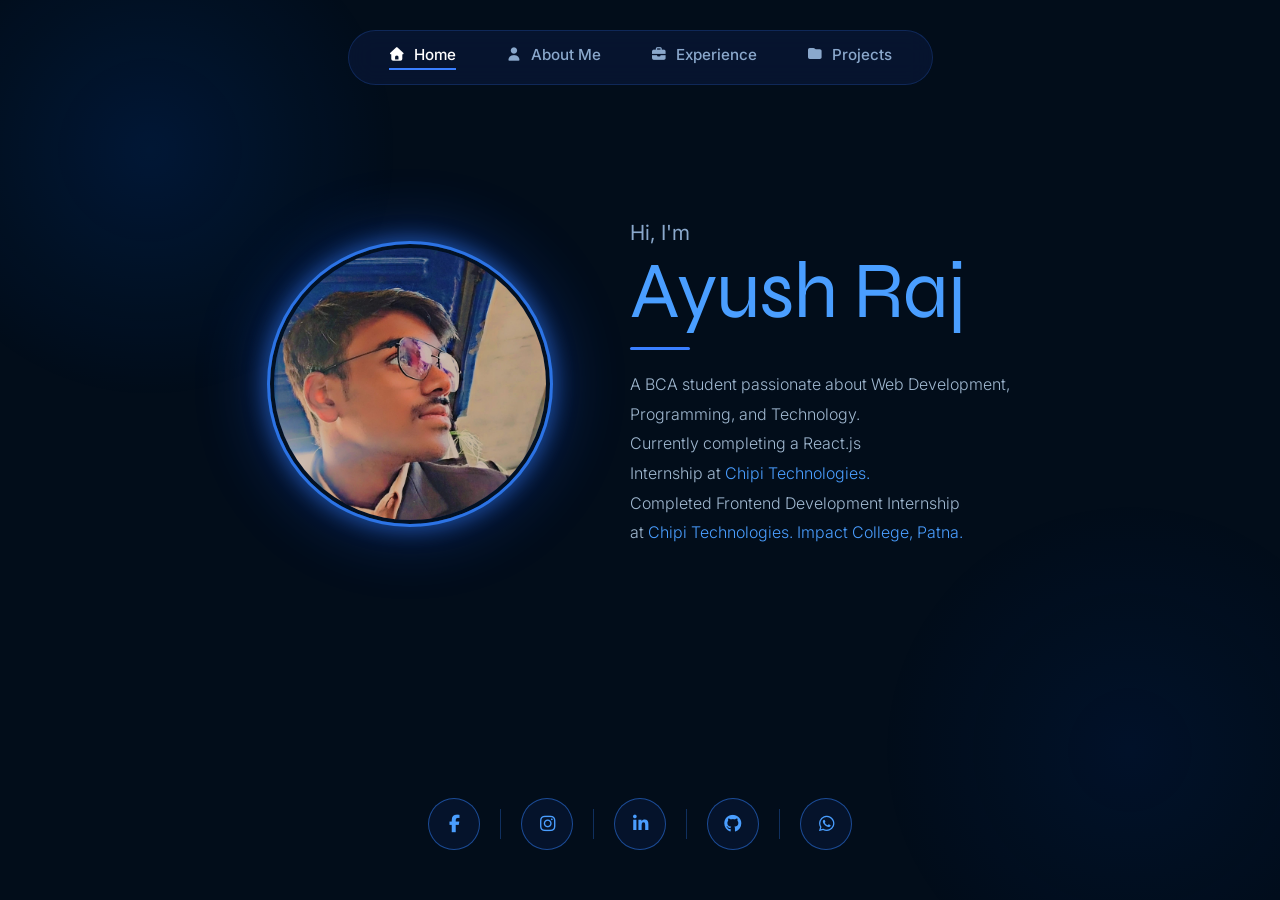
<file: index.html>
<!DOCTYPE html>
<html lang="en">
<head>
    <meta charset="UTF-8">
    <meta name="viewport" content="width=device-width, initial-scale=1.0">
    <title>Anmol | Portfolio</title>
    <link rel="preconnect" href="https://fonts.googleapis.com">
    <link rel="preconnect" href="https://fonts.gstatic.com" crossorigin>
    <link href="https://fonts.googleapis.com/css2?family=Inter:wght@300;400;500;600&family=Syne:wght@700;800&display=swap" rel="stylesheet">
    <link rel="stylesheet" href="./css/all.min.css">
    <link rel="stylesheet" href="./PagesC/style.css">
</head>
<body>

    <nav class="navbar">
        <ul class="nav-links">
            <li><a href="./index.html" class="active"><i class="fas fa-home"></i> Home</a></li>
            <li><a href="./PagesH/about.html"><i class="fas fa-user"></i> About Me</a></li>
            <li><a href="./PagesH/experience.html"><i class="fas fa-briefcase"></i> Experience</a></li>
            <li><a href="./PagesH/projects.html"><i class="fas fa-folder"></i> Projects</a></li>
        </ul>
    </nav>

    <section class="hero" id="home">

        <div class="profile-container">
            <div class="glow-ring">
                <img src="./me.jpeg" alt="Anmol" class="profile-img">
            </div>
        </div>

        <div class="hero-text">
            <p class="greeting">Hi, I'm</p>
            <h1 class="name">Ayush Raj</h1>
            <div class="divider"></div>
            <p class="bio">
                A BCA student passionate about Web Development,<br>
                Programming, and Technology.<br>
                Currently completing a React.js <br>
                Internship at <a href="#" class="highlight">Chipi Technologies.</a><br>
                Completed Frontend Development Internship<br>
                at <a href="#" class="highlight">Chipi Technologies.</a>
                <a href="#" class="highlight">Impact College, Patna.</a>
            </p>
        </div>

    </section>

    <div class="social-bar">
        <div class="social-links">
            <a href="https://www.facebook.com/share/1ESuKWPsv3/" target="_blank" class="social-icon"><i class="fab fa-facebook-f"></i></a>
            <span class="divider-line"></span>
            <a href="https://www.instagram.com/x__ayushraj__x?igsh=MXUxczBocXN3bXp0cg==" target="_blank" class="social-icon"><i class="fab fa-instagram"></i></a>
            <span class="divider-line"></span>
            <a href="https://www.linkedin.com/in/ayush-raj-81bb87325/" target="_blank" class="social-icon"><i class="fab fa-linkedin-in"></i></a>
            <span class="divider-line"></span>
            <a href="https://github.com/D3ath-Walker" target="_blank" class="social-icon"><i class="fab fa-github"></i></a>
            <span class="divider-line"></span>
            <a href="https://wa.me/919102768394" target="_blank" class="social-icon"><i class="fab fa-whatsapp"></i></a>
        </div>
    </div>

    <script>
        document.querySelectorAll('a').forEach(link => {
            link.addEventListener('click', function(e) {
                const href = this.getAttribute('href');

                if (href && !href.startsWith('http') && !href.startsWith('#')) {
                    e.preventDefault();
                    document.body.style.animation = 'fadeOut 0.3s ease forwards';
                    setTimeout(() => {
                        window.location.href = href;
                    }, 300);
                }
            });
        });
    </script>

</body>
</html>
</file>
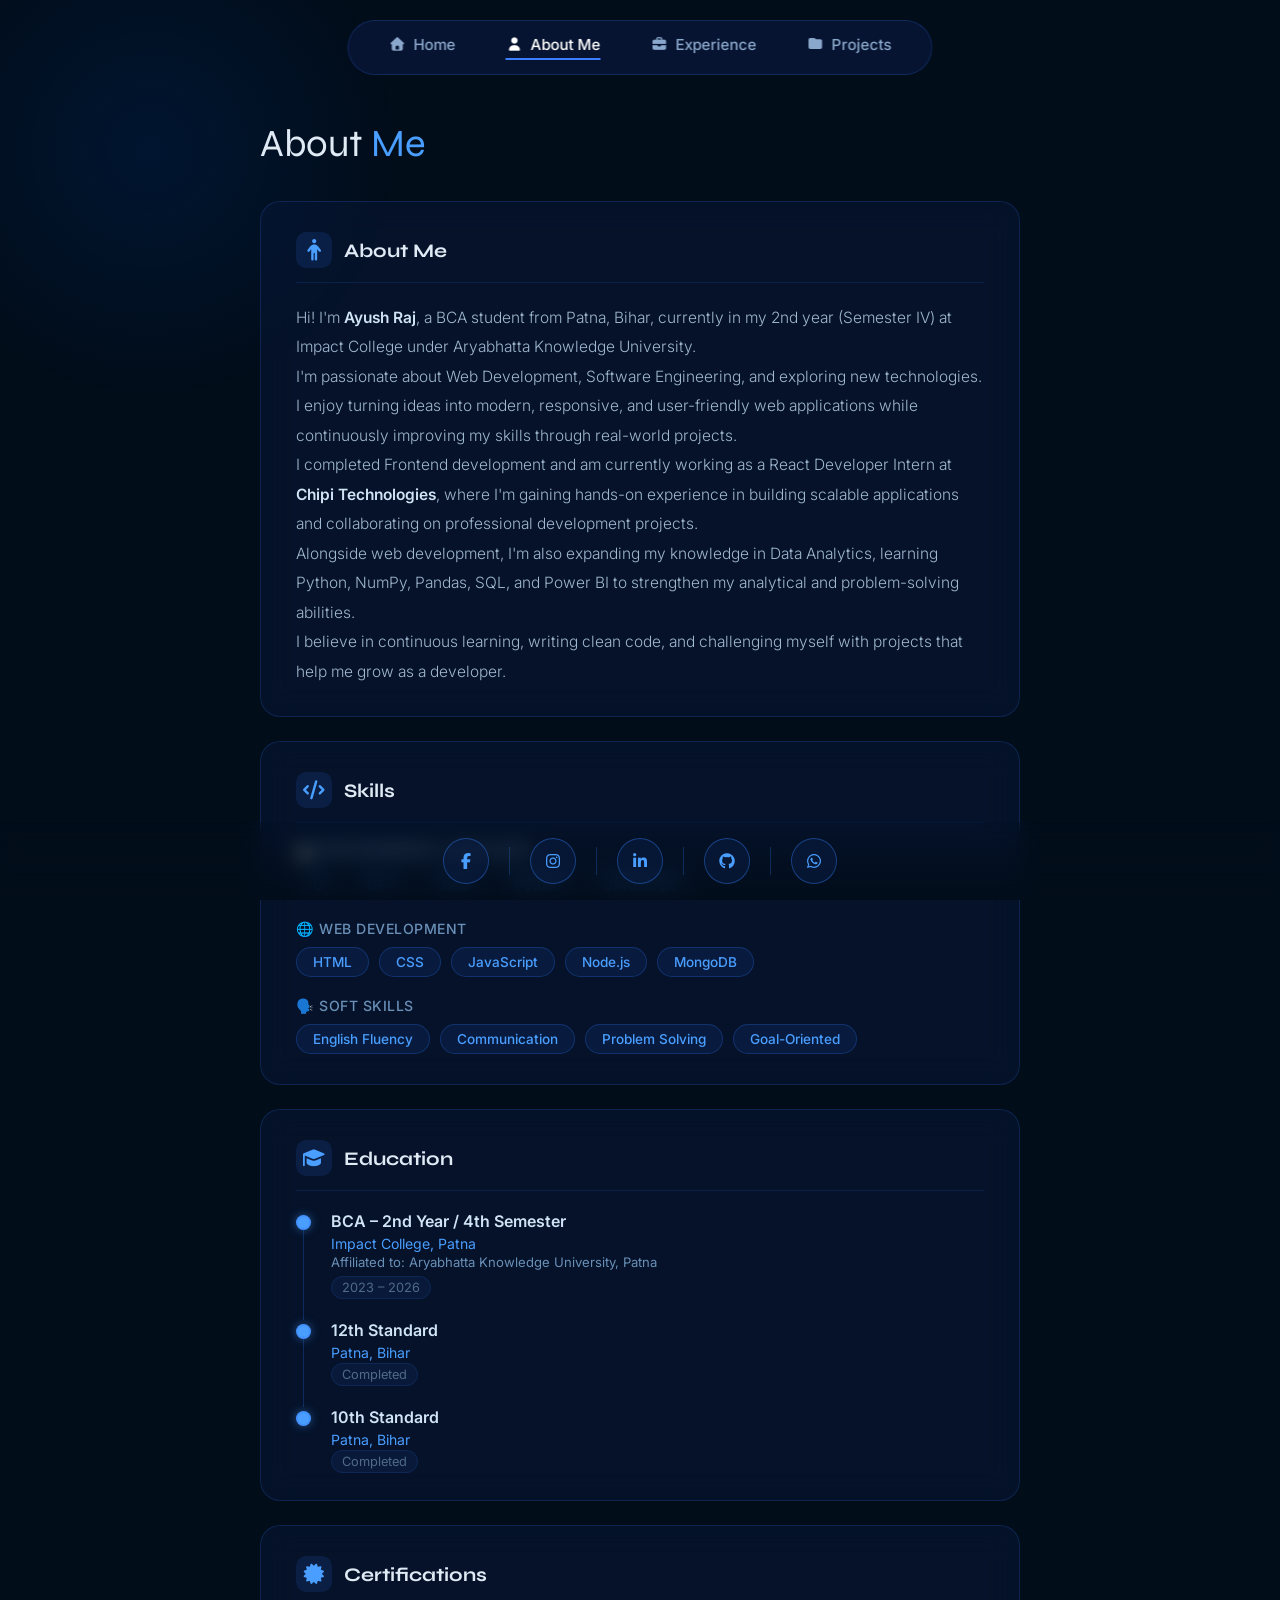
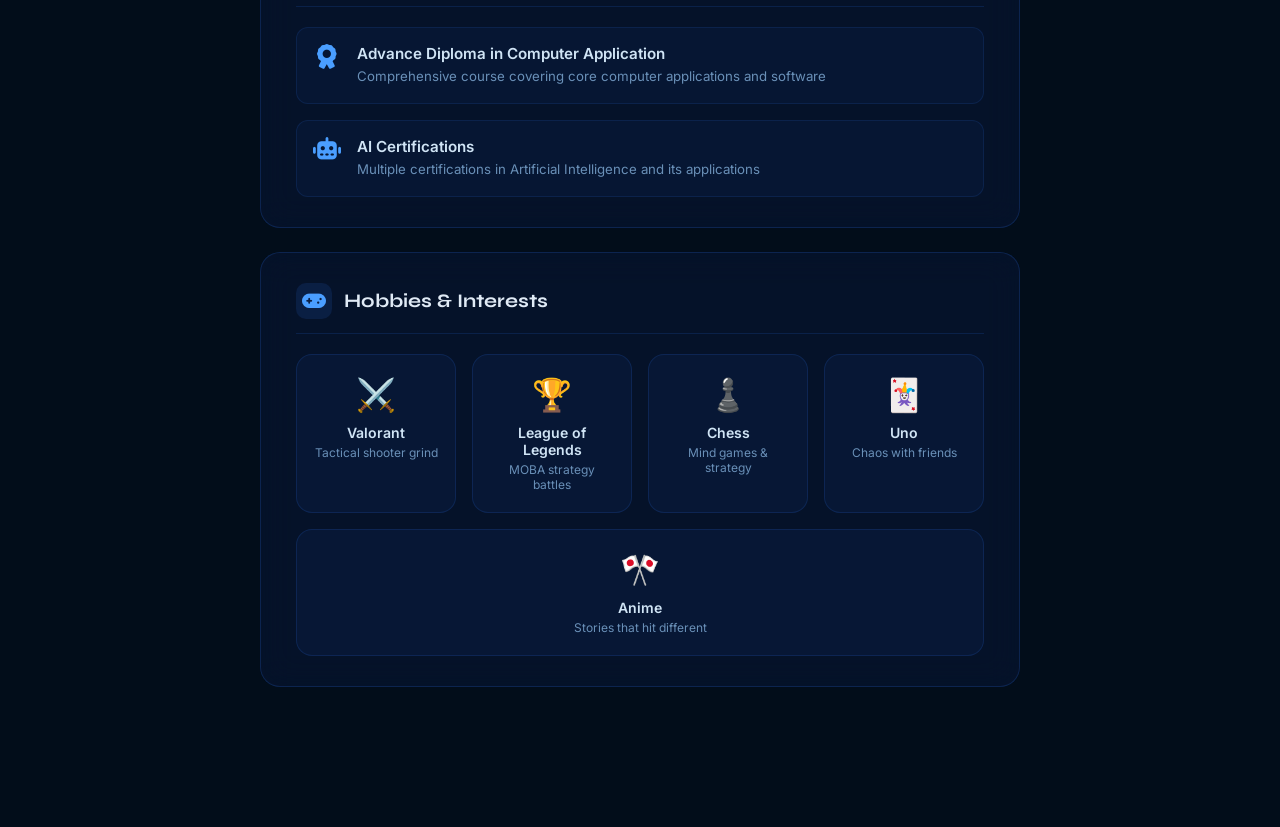
<file: PagesH/about.html>
<!DOCTYPE html>
<html lang="en">
<head>
    <meta charset="UTF-8">
    <meta name="viewport" content="width=device-width, initial-scale=1.0">
    <title>Anmol | About Me</title>
    <link rel="preconnect" href="https://fonts.googleapis.com">
    <link rel="preconnect" href="https://fonts.gstatic.com" crossorigin>
    <link href="https://fonts.googleapis.com/css2?family=Inter:wght@300;400;500;600&family=Syne:wght@700;800&display=swap" rel="stylesheet">
    <link rel="stylesheet" href="../css/all.min.css">
    <link rel="stylesheet" href="../PagesC/about.css">
</head>
<body>

    <nav class="navbar">
        <ul class="nav-links">
            <li><a href="../index.html"><i class="fas fa-home"></i> Home</a></li>
            <li><a href="../PagesH/about.html" class="active"><i class="fas fa-user"></i> About Me</a></li>
            <li><a href="../PagesH/experience.html"><i class="fas fa-briefcase"></i> Experience</a></li>
            <li><a href="../PagesH/projects.html"><i class="fas fa-folder"></i> Projects</a></li>
        </ul>
    </nav>

    <main class="content">

        <h2 class="page-title">About <span>Me</span></h2>

        <div class="glass-box">
            <div class="box-header">
                <i class="fas fa-person"></i>
                <h3>About Me</h3>
            </div>
            <p>
                Hi! I'm <strong>Ayush Raj</strong>, a BCA student from Patna, Bihar, currently in my 2nd year (Semester IV) at Impact College under Aryabhatta Knowledge University.<br>
                I'm passionate about Web Development, Software Engineering, and exploring new technologies.<br>
                I enjoy turning ideas into modern, responsive, and user-friendly web applications while continuously improving my skills through real-world projects.<br>
                I completed Frontend development and am currently working as a React Developer Intern at <strong>Chipi Technologies</strong>, where I'm gaining hands-on experience in building scalable applications and collaborating on professional development projects.<br>
                Alongside web development, I'm also expanding my knowledge in Data Analytics, learning Python, NumPy, Pandas, SQL, and Power BI to strengthen my analytical and problem-solving abilities.<br>
                I believe in continuous learning, writing clean code, and challenging myself with projects that help me grow as a developer.
            </p>
        </div>

        <div class="glass-box">
            <div class="box-header">
                <i class="fas fa-code"></i>
                <h3>Skills</h3>
            </div>
            <div class="skills-grid">
                <div class="skill-category">
                    <h4>💻 Programming Languages</h4>
                    <div class="skill-tags">
                        <span class="tag">C</span>
                        <span class="tag">C++</span>
                        <span class="tag">Java</span>
                        <span class="tag">Python</span>
                        <span class="tag">JavaScript</span>
                    </div>
                </div>
                <div class="skill-category">
                    <h4>🌐 Web Development</h4>
                    <div class="skill-tags">
                        <span class="tag">HTML</span>
                        <span class="tag">CSS</span>
                        <span class="tag">JavaScript</span>
                        <span class="tag">Node.js</span>
                        <span class="tag">MongoDB</span>
                    </div>
                </div>
                <div class="skill-category">
                    <h4>🗣️ Soft Skills</h4>
                    <div class="skill-tags">
                        <span class="tag">English Fluency</span>
                        <span class="tag">Communication</span>
                        <span class="tag">Problem Solving</span>
                        <span class="tag">Goal-Oriented</span>
                    </div>
                </div>
            </div>
        </div>

        <div class="glass-box">
            <div class="box-header">
                <i class="fas fa-graduation-cap"></i>
                <h3>Education</h3>
            </div>
            <div class="timeline">
                <div class="timeline-item">
                    <div class="timeline-dot"></div>
                    <div class="timeline-content">
                        <h4>BCA – 2nd Year / 4th Semester</h4>
                        <p class="inst">Impact College, Patna</p>
                        <p class="sub">Affiliated to: Aryabhatta Knowledge University, Patna</p>
                        <span class="year">2023 – 2026</span>
                    </div>
                </div>
                <div class="timeline-item">
                    <div class="timeline-dot"></div>
                    <div class="timeline-content">
                        <h4>12th Standard</h4>
                        <p class="inst">Patna, Bihar</p>
                        <span class="year">Completed</span>
                    </div>
                </div>
                <div class="timeline-item">
                    <div class="timeline-dot"></div>
                    <div class="timeline-content">
                        <h4>10th Standard</h4>
                        <p class="inst">Patna, Bihar</p>
                        <span class="year">Completed</span>
                    </div>
                </div>
            </div>
        </div>

        <div class="glass-box">
            <div class="box-header">
                <i class="fas fa-certificate"></i>
                <h3>Certifications</h3>
            </div>
            <div class="cert-grid">
                <div class="cert-item">
                    <i class="fas fa-award"></i>
                    <div>
                        <h4>Advance Diploma in Computer Application</h4>
                        <p>Comprehensive course covering core computer applications and software</p>
                    </div>
                </div>
                <div class="cert-item">
                    <i class="fas fa-robot"></i>
                    <div>
                        <h4>AI Certifications</h4>
                        <p>Multiple certifications in Artificial Intelligence and its applications</p>
                    </div>
                </div>
            </div>
        </div>

        <div class="glass-box">
            <div class="box-header">
                <i class="fas fa-gamepad"></i>
                <h3>Hobbies & Interests</h3>
            </div>
            <div class="hobbies-grid">
                <div class="hobby-card">
                    <span class="hobby-icon">⚔️</span>
                    <h4>Valorant</h4>
                    <p>Tactical shooter grind</p>
                </div>
                <div class="hobby-card">
                    <span class="hobby-icon">🏆</span>
                    <h4>League of Legends</h4>
                    <p>MOBA strategy battles</p>
                </div>
                <div class="hobby-card">
                    <span class="hobby-icon">♟️</span>
                    <h4>Chess</h4>
                    <p>Mind games & strategy</p>
                </div>
                <div class="hobby-card">
                    <span class="hobby-icon">🃏</span>
                    <h4>Uno</h4>
                    <p>Chaos with friends</p>
                </div>
                <div class="hobby-card">
                    <span class="hobby-icon">🎌</span>
                    <h4>Anime</h4>
                    <p>Stories that hit different</p>
                </div>
            </div>
        </div>

    </main>

   <div class="social-bar">
        <div class="social-links">
            <a href="https://www.facebook.com/share/1ESuKWPsv3/" target="_blank" class="social-icon"><i class="fab fa-facebook-f"></i></a>
            <span class="divider-line"></span>
            <a href="https://www.instagram.com/x__ayushraj__x?igsh=MXUxczBocXN3bXp0cg==" target="_blank" class="social-icon"><i class="fab fa-instagram"></i></a>
            <span class="divider-line"></span>
            <a href="https://www.linkedin.com/in/ayush-raj-81bb87325/" target="_blank" class="social-icon"><i class="fab fa-linkedin-in"></i></a>
            <span class="divider-line"></span>
            <a href="https://github.com/D3ath-Walker" target="_blank" class="social-icon"><i class="fab fa-github"></i></a>
            <span class="divider-line"></span>
            <a href="https://wa.me/919102768394" target="_blank" class="social-icon"><i class="fab fa-whatsapp"></i></a>
        </div>
    </div>

      <script>
        document.querySelectorAll('a').forEach(link => {
            link.addEventListener('click', function(e) {
                const href = this.getAttribute('href');

                if (href && !href.startsWith('http') && !href.startsWith('#')) {
                    e.preventDefault();
                    document.body.style.animation = 'fadeOut 0.3s ease forwards';
                    setTimeout(() => {
                        window.location.href = href;
                    }, 300);
                }
            });
        });
    </script>

</body>
</html>
</file>
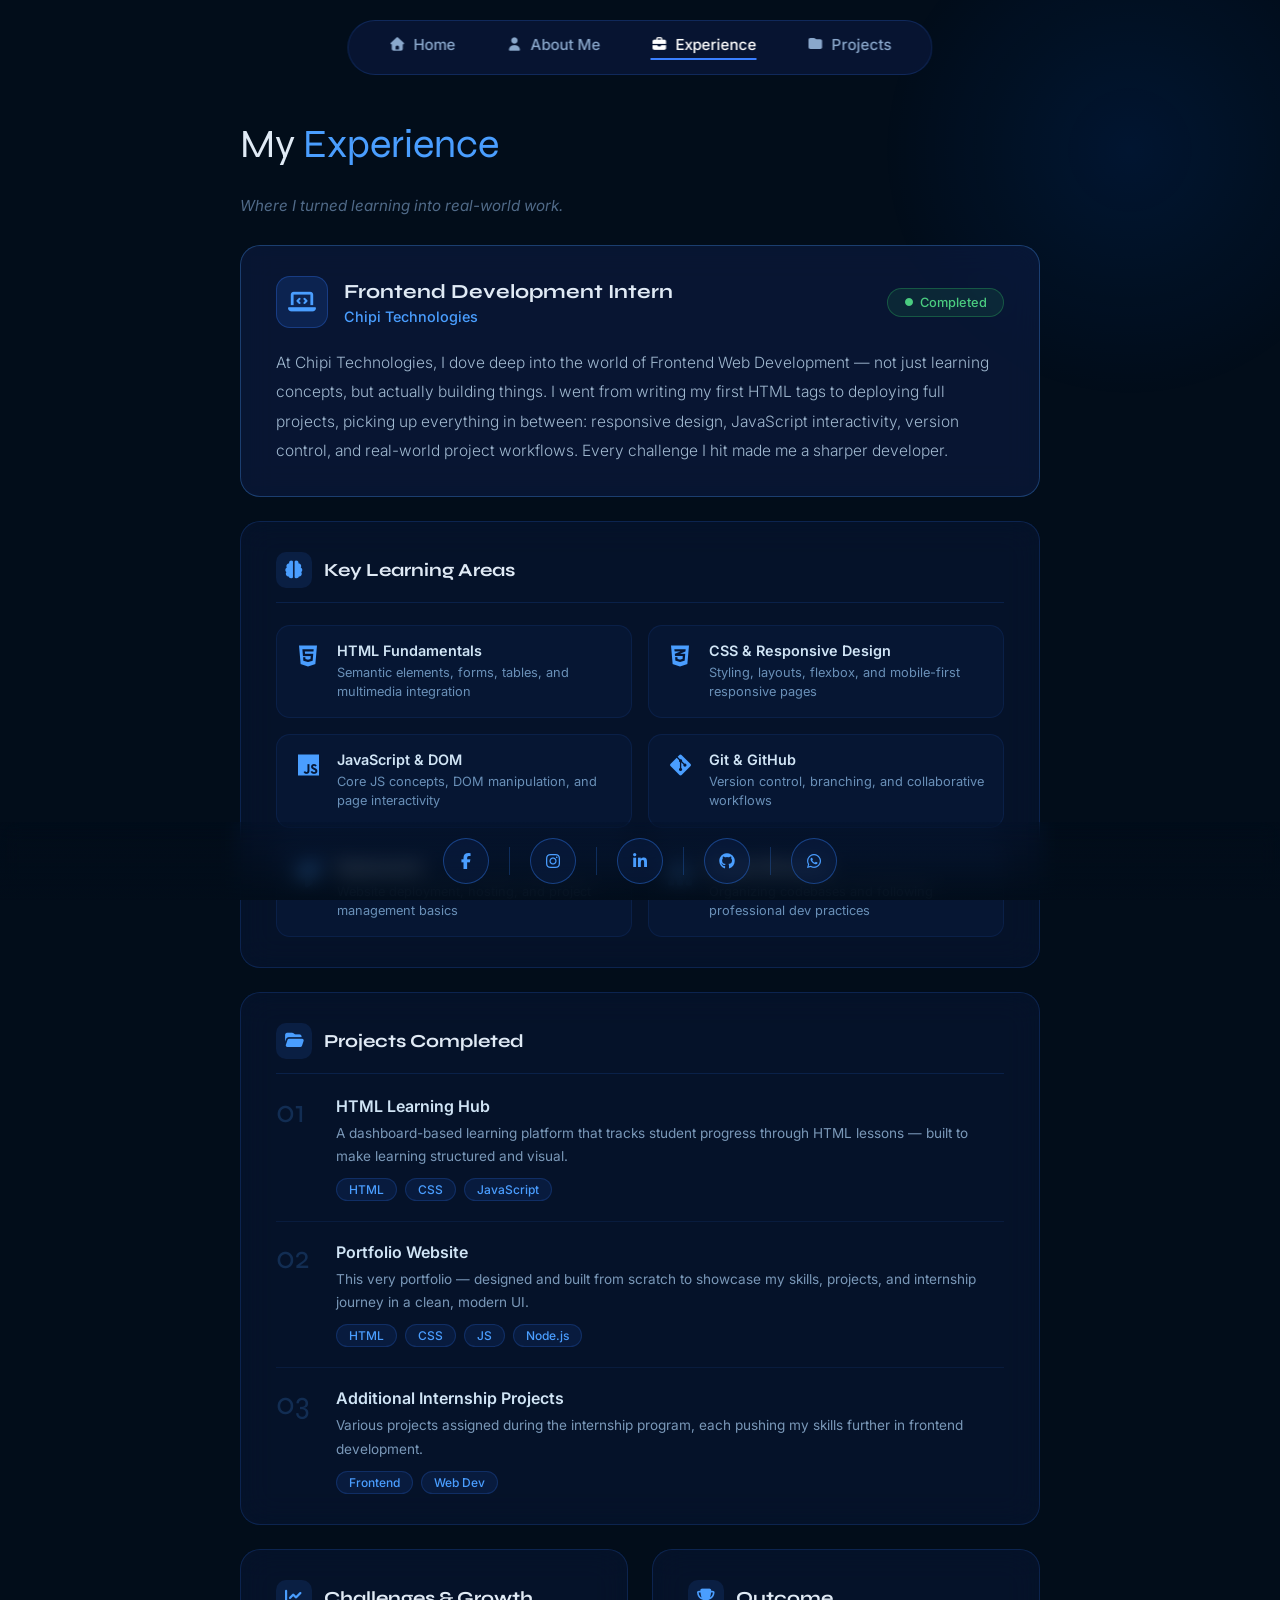
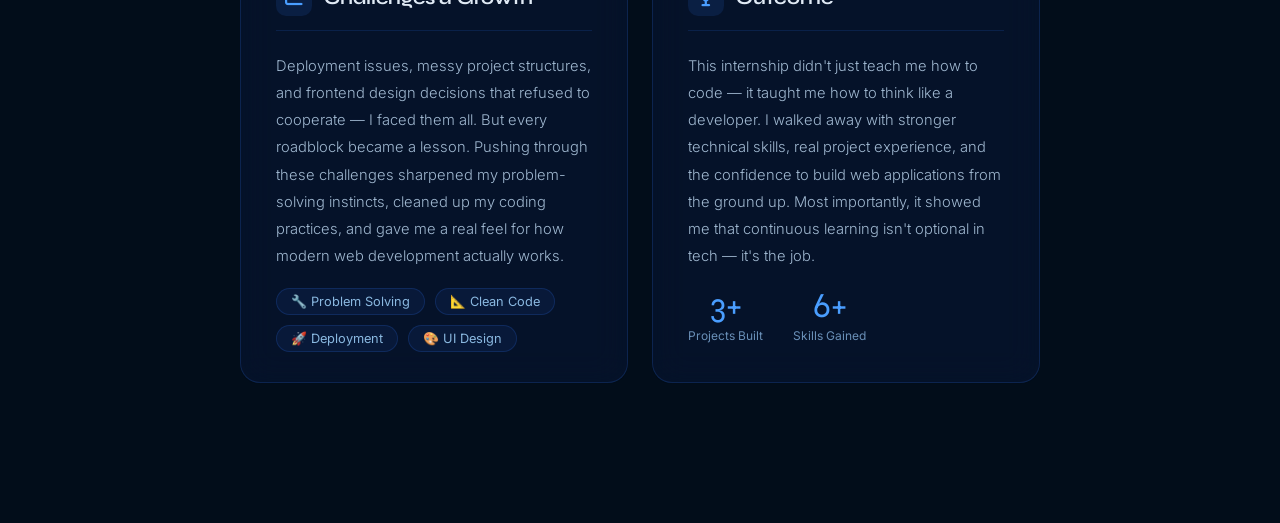
<file: PagesH/experience.html>
<!DOCTYPE html>
<html lang="en">
<head>
    <meta charset="UTF-8">
    <meta name="viewport" content="width=device-width, initial-scale=1.0">
    <title>Anmol | Experience</title>
    <link rel="preconnect" href="https://fonts.googleapis.com">
    <link rel="preconnect" href="https://fonts.gstatic.com" crossorigin>
    <link href="https://fonts.googleapis.com/css2?family=Inter:wght@300;400;500;600&family=Syne:wght@700;800&display=swap" rel="stylesheet">
    <link rel="stylesheet" href="../css/all.min.css">
    <link rel="stylesheet" href="../PagesC/experience.css">
</head>
<body>

    <nav class="navbar">
        <ul class="nav-links">
            <li><a href="../index.html"><i class="fas fa-home"></i> Home</a></li>
            <li><a href="../PagesH/about.html"><i class="fas fa-user"></i> About Me</a></li>
            <li><a href="../PagesH/experience.html" class="active"><i class="fas fa-briefcase"></i> Experience</a></li>
            <li><a href="../PagesH/projects.html"><i class="fas fa-folder"></i> Projects</a></li>
        </ul>
    </nav>

    <main class="content">

        <h2 class="page-title">My <span>Experience</span></h2>
        <p class="page-subtitle">Where I turned learning into real-world work.</p>

        <div class="glass-box main-card">
            <div class="card-top">
                <div class="company-info">
                    <div class="company-icon">
                        <i class="fas fa-laptop-code"></i>
                    </div>
                    <div>
                        <h3 class="role">Frontend Development Intern</h3>
                        <p class="company">Chipi Technologies</p>
                    </div>
                </div>
                <div class="badge">
                    <i class="fas fa-circle"></i> Completed
                </div>
            </div>

            <p class="description">
                At Chipi Technologies, I dove deep into the world of Frontend Web Development — 
                not just learning concepts, but actually building things. I went from writing my 
                first HTML tags to deploying full projects, picking up everything in between: 
                responsive design, JavaScript interactivity, version control, and real-world 
                project workflows. Every challenge I hit made me a sharper developer.
            </p>
        </div>

        <div class="glass-box">
            <div class="box-header">
                <i class="fas fa-brain"></i>
                <h3>Key Learning Areas</h3>
            </div>
            <div class="learnings-grid">
                <div class="learning-item">
                    <i class="fab fa-html5"></i>
                    <div>
                        <h4>HTML Fundamentals</h4>
                        <p>Semantic elements, forms, tables, and multimedia integration</p>
                    </div>
                </div>
                <div class="learning-item">
                    <i class="fab fa-css3-alt"></i>
                    <div>
                        <h4>CSS & Responsive Design</h4>
                        <p>Styling, layouts, flexbox, and mobile-first responsive pages</p>
                    </div>
                </div>
                <div class="learning-item">
                    <i class="fab fa-js"></i>
                    <div>
                        <h4>JavaScript & DOM</h4>
                        <p>Core JS concepts, DOM manipulation, and page interactivity</p>
                    </div>
                </div>
                <div class="learning-item">
                    <i class="fab fa-git-alt"></i>
                    <div>
                        <h4>Git & GitHub</h4>
                        <p>Version control, branching, and collaborative workflows</p>
                    </div>
                </div>
                <div class="learning-item">
                    <i class="fas fa-rocket"></i>
                    <div>
                        <h4>Deployment</h4>
                        <p>Website deployment, hosting, and project management basics</p>
                    </div>
                </div>
                <div class="learning-item">
                    <i class="fas fa-sitemap"></i>
                    <div>
                        <h4>Project Structure</h4>
                        <p>Organizing codebases and following professional dev practices</p>
                    </div>
                </div>
            </div>
        </div>

        <div class="glass-box">
            <div class="box-header">
                <i class="fas fa-folder-open"></i>
                <h3>Projects Completed</h3>
            </div>
            <div class="projects-list">
                <div class="project-item">
                    <div class="project-number">01</div>
                    <div class="project-info">
                        <h4>HTML Learning Hub</h4>
                        <p>A dashboard-based learning platform that tracks student progress through HTML lessons — built to make learning structured and visual.</p>
                        <div class="project-tags">
                            <span>HTML</span><span>CSS</span><span>JavaScript</span>
                        </div>
                    </div>
                </div>
                <div class="project-item">
                    <div class="project-number">02</div>
                    <div class="project-info">
                        <h4>Portfolio Website</h4>
                        <p>This very portfolio — designed and built from scratch to showcase my skills, projects, and internship journey in a clean, modern UI.</p>
                        <div class="project-tags">
                            <span>HTML</span><span>CSS</span><span>JS</span><span>Node.js</span>
                        </div>
                    </div>
                </div>
                <div class="project-item">
                    <div class="project-number">03</div>
                    <div class="project-info">
                        <h4>Additional Internship Projects</h4>
                        <p>Various projects assigned during the internship program, each pushing my skills further in frontend development.</p>
                        <div class="project-tags">
                            <span>Frontend</span><span>Web Dev</span>
                        </div>
                    </div>
                </div>
            </div>
        </div>

        <div class="two-col">

            <div class="glass-box">
                <div class="box-header">
                    <i class="fas fa-chart-line"></i>
                    <h3>Challenges & Growth</h3>
                </div>
                <p class="body-text">
                    Deployment issues, messy project structures, and frontend design decisions 
                    that refused to cooperate — I faced them all. But every roadblock became 
                    a lesson. Pushing through these challenges sharpened my problem-solving instincts, 
                    cleaned up my coding practices, and gave me a real feel for how modern 
                    web development actually works.
                </p>
                <div class="growth-tags">
                    <span>🔧 Problem Solving</span>
                    <span>📐 Clean Code</span>
                    <span>🚀 Deployment</span>
                    <span>🎨 UI Design</span>
                </div>
            </div>

            <div class="glass-box">
                <div class="box-header">
                    <i class="fas fa-trophy"></i>
                    <h3>Outcome</h3>
                </div>
                <p class="body-text">
                    This internship didn't just teach me how to code — it taught me how to 
                    think like a developer. I walked away with stronger technical skills, 
                    real project experience, and the confidence to build web applications 
                    from the ground up. Most importantly, it showed me that continuous 
                    learning isn't optional in tech — it's the job.
                </p>
                <div class="outcome-stats">
                    <div class="stat">
                        <span class="stat-num">3+</span>
                        <span class="stat-label">Projects Built</span>
                    </div>
                    <div class="stat">
                        <span class="stat-num">6+</span>
                        <span class="stat-label">Skills Gained</span>
                    </div>
                </div>
            </div>

        </div>

    </main>

    <!-- FIXED SOCIAL BAR -->
    <div class="social-bar">
        <div class="social-links">
            <a href="https://www.facebook.com/share/1ESuKWPsv3/" target="_blank" class="social-icon"><i class="fab fa-facebook-f"></i></a>
            <span class="divider-line"></span>
            <a href="https://www.instagram.com/x__ayushraj__x?igsh=MXUxczBocXN3bXp0cg==" target="_blank" class="social-icon"><i class="fab fa-instagram"></i></a>
            <span class="divider-line"></span>
            <a href="https://www.linkedin.com/in/ayush-raj-81bb87325/" target="_blank" class="social-icon"><i class="fab fa-linkedin-in"></i></a>
            <span class="divider-line"></span>
            <a href="https://github.com/D3ath-Walker" target="_blank" class="social-icon"><i class="fab fa-github"></i></a>
            <span class="divider-line"></span>
            <a href="https://wa.me/919102768394" target="_blank" class="social-icon"><i class="fab fa-whatsapp"></i></a>
        </div>
    </div>

      <script>
    // Fade out before leaving page
        document.querySelectorAll('a').forEach(link => {
            link.addEventListener('click', function(e) {
                const href = this.getAttribute('href');

                // Only for internal pages
                if (href && !href.startsWith('http') && !href.startsWith('#')) {
                    e.preventDefault();
                    document.body.style.animation = 'fadeOut 0.3s ease forwards';
                    setTimeout(() => {
                        window.location.href = href;
                    }, 300);
                }
            });
        });
    </script>

</body>
</html>
</file>
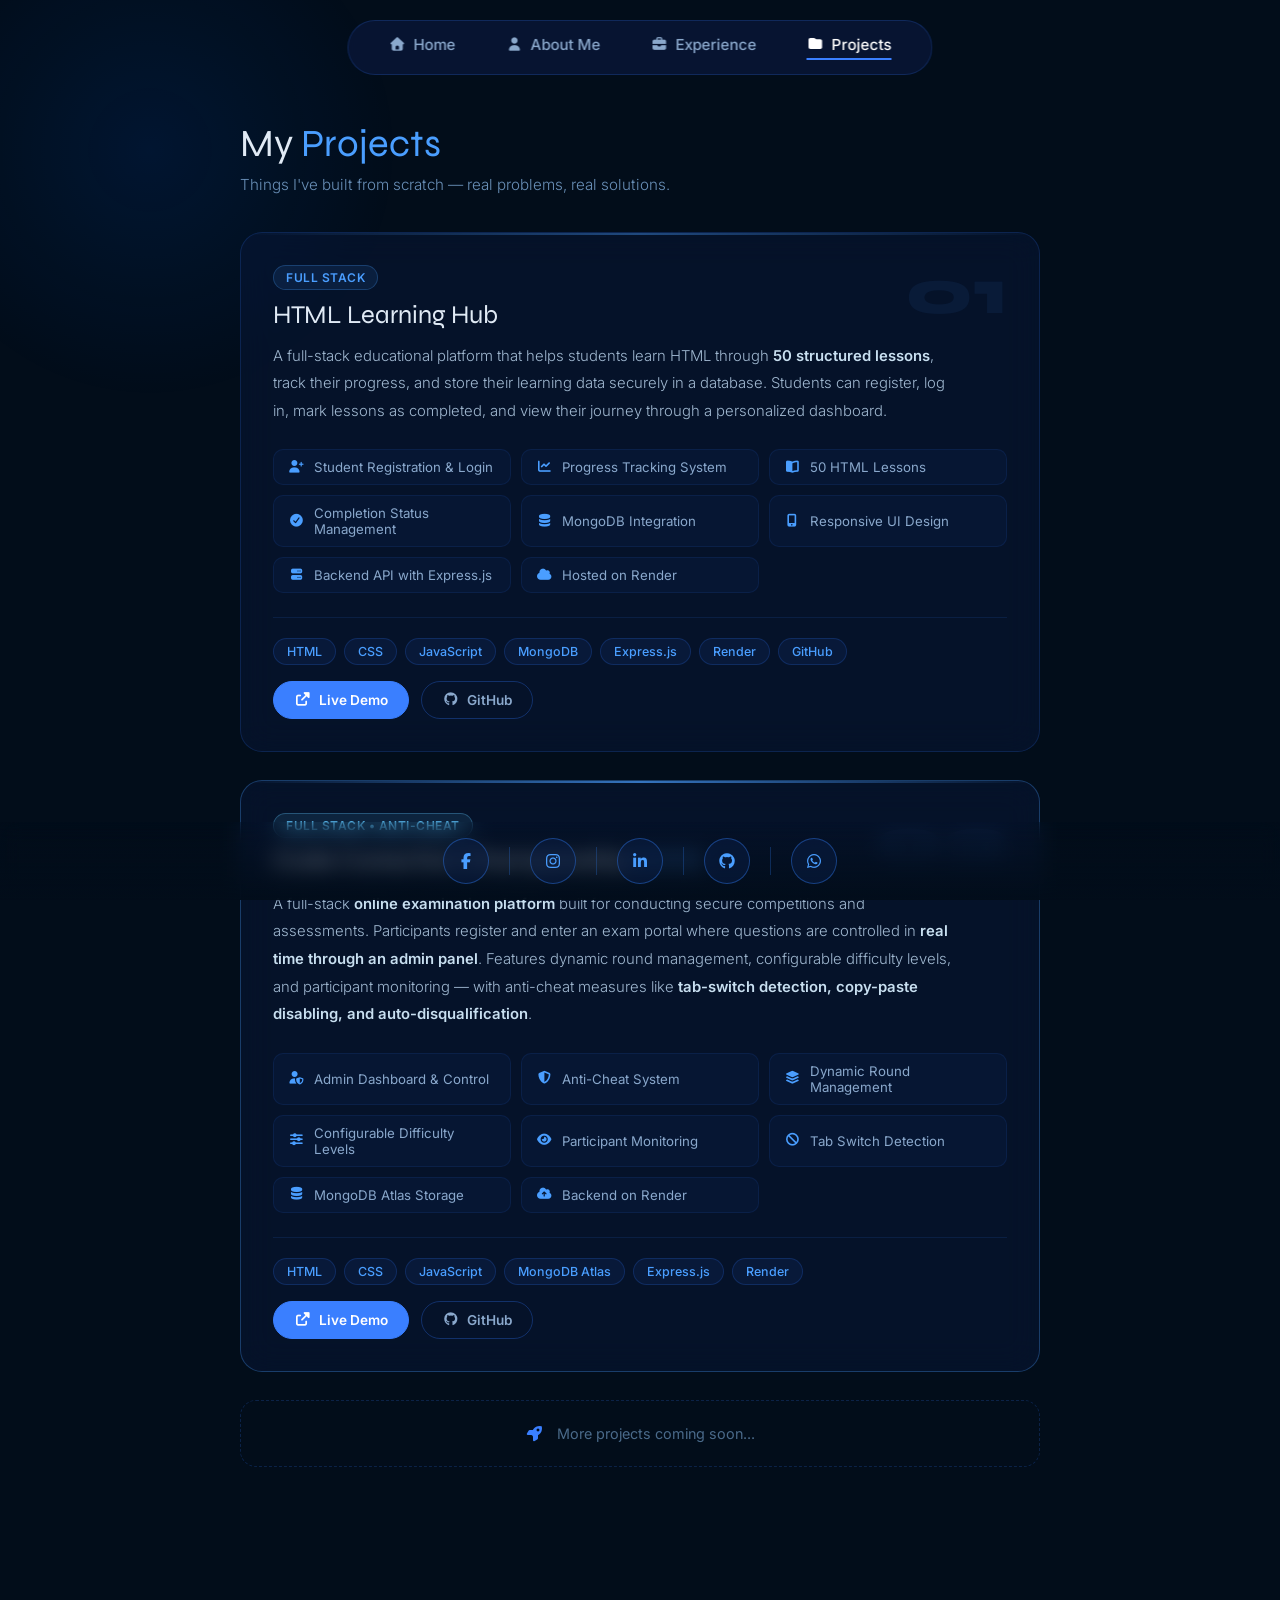
<file: PagesH/projects.html>
<!DOCTYPE html>
<html lang="en">
<head>
    <meta charset="UTF-8">
    <meta name="viewport" content="width=device-width, initial-scale=1.0">
    <title>Anmol | Projects</title>
    <link rel="preconnect" href="https://fonts.googleapis.com">
    <link rel="preconnect" href="https://fonts.gstatic.com" crossorigin>
    <link href="https://fonts.googleapis.com/css2?family=Inter:wght@300;400;500;600&family=Syne:wght@700;800&display=swap" rel="stylesheet">
    <link rel="stylesheet" href="../css/all.min.css">
    <link rel="stylesheet" href="../PagesC/projects.css">
</head>
<body>

    <nav class="navbar">
        <ul class="nav-links">
            <li><a href="../index.html"><i class="fas fa-home"></i> Home</a></li>
            <li><a href="../PagesH/about.html"><i class="fas fa-user"></i> About Me</a></li>
            <li><a href="../PagesH/experience.html"><i class="fas fa-briefcase"></i> Experience</a></li>
            <li><a href="../PagesH/projects.html" class="active"><i class="fas fa-folder"></i> Projects</a></li>
        </ul>
    </nav>

    <main class="content">

        <div class="page-header">
            <h2 class="page-title">My <span>Projects</span></h2>
            <p class="page-sub">Things I've built from scratch — real problems, real solutions.</p>
        </div>

        <div class="project-card">
            <div class="project-number">01</div>
            <div class="project-body">

                <div class="project-top">
                    <div class="project-info">
                        <div class="project-badge">Full Stack</div>
                        <h3 class="project-name">HTML Learning Hub</h3>
                        <p class="project-desc">
                            A full-stack educational platform that helps students learn HTML through 
                            <strong>50 structured lessons</strong>, track their progress, and store their 
                            learning data securely in a database. Students can register, log in, mark 
                            lessons as completed, and view their journey through a personalized dashboard.
                        </p>
                    </div>
                </div>

                <div class="features-grid">
                    <div class="feature"><i class="fas fa-user-plus"></i> Student Registration & Login</div>
                    <div class="feature"><i class="fas fa-chart-line"></i> Progress Tracking System</div>
                    <div class="feature"><i class="fas fa-book-open"></i> 50 HTML Lessons</div>
                    <div class="feature"><i class="fas fa-check-circle"></i> Completion Status Management</div>
                    <div class="feature"><i class="fas fa-database"></i> MongoDB Integration</div>
                    <div class="feature"><i class="fas fa-mobile-alt"></i> Responsive UI Design</div>
                    <div class="feature"><i class="fas fa-server"></i> Backend API with Express.js</div>
                    <div class="feature"><i class="fas fa-cloud"></i> Hosted on Render</div>
                </div>

                <div class="project-footer">
                    <div class="tech-tags">
                        <span class="tag">HTML</span>
                        <span class="tag">CSS</span>
                        <span class="tag">JavaScript</span>
                        <span class="tag">MongoDB</span>
                        <span class="tag">Express.js</span>
                        <span class="tag">Render</span>
                        <span class="tag">GitHub</span>
                    </div>

                    <div class="project-links">
                        <a href="https://html-video-project.pages.dev/" target="_blank" class="btn-primary">
                            <i class="fas fa-external-link-alt"></i> Live Demo
                        </a>
                        <a href="https://github.com/D3ath-Walker/HTML-video-project" target="_blank" class="btn-secondary">
                            <i class="fab fa-github"></i> GitHub
                        </a>
                    </div>
                </div>

            </div>
        </div>

        <div class="project-card featured">
            <div class="project-number">02</div>
            <div class="project-body">

                <div class="project-top">
                    <div class="project-info">
                        <div class="project-badge featured-badge">Full Stack • Anti-Cheat</div>
                        <h3 class="project-name">Code Correction Championship <span class="accent">(CCC)</span></h3>
                        <p class="project-desc">
                            A full-stack <strong>online examination platform</strong> built for conducting secure 
                            competitions and assessments. Participants register and enter an exam portal where 
                            questions are controlled in <strong>real time through an admin panel</strong>.
                            Features dynamic round management, configurable difficulty levels, and participant 
                            monitoring — with anti-cheat measures like <strong>tab-switch detection, 
                            copy-paste disabling, and auto-disqualification</strong>.
                        </p>
                    </div>
                </div>

                <div class="features-grid">
                    <div class="feature"><i class="fas fa-user-shield"></i> Admin Dashboard & Control</div>
                    <div class="feature"><i class="fas fa-shield-alt"></i> Anti-Cheat System</div>
                    <div class="feature"><i class="fas fa-layer-group"></i> Dynamic Round Management</div>
                    <div class="feature"><i class="fas fa-sliders-h"></i> Configurable Difficulty Levels</div>
                    <div class="feature"><i class="fas fa-eye"></i> Participant Monitoring</div>
                    <div class="feature"><i class="fas fa-ban"></i> Tab Switch Detection</div>
                    <div class="feature"><i class="fas fa-database"></i> MongoDB Atlas Storage</div>
                    <div class="feature"><i class="fas fa-cloud-upload-alt"></i> Backend on Render</div>
                </div>

                <div class="project-footer">
                    <div class="tech-tags">
                        <span class="tag">HTML</span>
                        <span class="tag">CSS</span>
                        <span class="tag">JavaScript</span>
                        <span class="tag">MongoDB Atlas</span>
                        <span class="tag">Express.js</span>
                        <span class="tag">Render</span>
                    </div>

                    <div class="project-links">
                        <a href="https://ccc-site-a6j.pages.dev/" target="_blank" class="btn-primary">
                            <i class="fas fa-external-link-alt"></i> Live Demo
                        </a>
                        <a href="https://github.com/D3ath-Walker/CCC-Site" target="_blank" class="btn-secondary">
                            <i class="fab fa-github"></i> GitHub
                        </a>
                    </div>
                </div>

            </div>
        </div>

        <div class="coming-soon">
            <i class="fas fa-rocket"></i>
            <p>More projects coming soon...</p>
        </div>

    </main>

    <div class="social-bar">
        <div class="social-links">
            <a href="https://www.facebook.com/share/1ESuKWPsv3/" target="_blank" class="social-icon"><i class="fab fa-facebook-f"></i></a>
            <span class="divider-line"></span>
            <a href="https://www.instagram.com/x__ayushraj__x?igsh=MXUxczBocXN3bXp0cg==" target="_blank" class="social-icon"><i class="fab fa-instagram"></i></a>
            <span class="divider-line"></span>
            <a href="https://www.linkedin.com/in/ayush-raj-81bb87325/" target="_blank" class="social-icon"><i class="fab fa-linkedin-in"></i></a>
            <span class="divider-line"></span>
            <a href="https://github.com/D3ath-Walker" target="_blank" class="social-icon"><i class="fab fa-github"></i></a>
            <span class="divider-line"></span>
            <a href="https://wa.me/919102768394" target="_blank" class="social-icon"><i class="fab fa-whatsapp"></i></a>
        </div>
    </div>

      <script>
        document.querySelectorAll('a').forEach(link => {
            link.addEventListener('click', function(e) {
                const href = this.getAttribute('href');

                if (href && !href.startsWith('http') && !href.startsWith('#')) {
                    e.preventDefault();
                    document.body.style.animation = 'fadeOut 0.3s ease forwards';
                    setTimeout(() => {
                        window.location.href = href;
                    }, 300);
                }
            });
        });
    </script>

</body>
</html>
</file>
<file: PagesC/style.css>
* {
    margin: 0;
    padding: 0;
    box-sizing: border-box;
}

body {
    background-color: #020d1a;
    color: #e0eaf5;
    font-family: 'Inter', sans-serif;
    min-height: 100vh;
    display: flex;
    flex-direction: column;
    align-items: center;
    overflow-x: hidden;
}


body::before {
    content: '';
    position: fixed;
    top: -100px;
    left: -100px;
    width: 500px;
    height: 500px;
    background: radial-gradient(circle, rgba(0, 100, 255, 0.12) 0%, transparent 70%);
    pointer-events: none;
    z-index: 0;
}

body::after {
    content: '';
    position: fixed;
    bottom: -100px;
    right: -100px;
    width: 500px;
    height: 500px;
    background: radial-gradient(circle, rgba(0, 60, 180, 0.1) 0%, transparent 70%);
    pointer-events: none;
    z-index: 0;
}

.navbar {
    margin-top: 30px;
    background: rgba(10, 25, 60, 0.6);
    border: 1px solid rgba(50, 120, 255, 0.2);
    border-radius: 50px;
    padding: 14px 40px;
    backdrop-filter: blur(12px);
    z-index: 10;
    position: fixed;
}

.nav-links {
    list-style: none;
    display: flex;
    gap: 50px;
}

.nav-links a {
    text-decoration: none;
    color: #8aa8cc;
    font-size: 0.95rem;
    font-weight: 500;
    display: flex;
    align-items: center;
    gap: 8px;
    transition: color 0.3s ease;
    padding-bottom: 4px;
}

.nav-links a i {
    font-size: 0.85rem;
}

.nav-links a:hover {
    color: #ffffff;
}

.nav-links a.active {
    color: #ffffff;
    border-bottom: 2px solid #3a7fff;
}

.hero {
    display: flex;
    align-items: center;
    justify-content: center;
    gap: 80px;
    flex: 1;
    padding: 80px 60px;
    z-index: 1;
    position: relative;
}


.profile-container {
    flex-shrink: 0;
}

.glow-ring {
    width: 280px;
    height: 280px;
    border-radius: 50%;
    padding: 4px;
    background: transparent;
    box-shadow:
        0 0 0 3px rgba(50, 130, 255, 0.8),
        0 0 20px 6px rgba(50, 130, 255, 0.5),
        0 0 60px 15px rgba(30, 90, 255, 0.25),
        inset 0 0 20px rgba(50, 130, 255, 0.1);
    animation: pulseGlow 3s ease-in-out infinite;
}

@keyframes pulseGlow {
    0%, 100% {
        box-shadow:
            0 0 0 3px rgba(50, 130, 255, 0.8),
            0 0 20px 6px rgba(50, 130, 255, 0.5),
            0 0 60px 15px rgba(30, 90, 255, 0.25);
    }
    50% {
        box-shadow:
            0 0 0 3px rgba(80, 160, 255, 1),
            0 0 30px 10px rgba(80, 160, 255, 0.7),
            0 0 80px 25px rgba(50, 120, 255, 0.4);
    }
}

.profile-img {
    width: 100%;
    height: 100%;
    border-radius: 50%;
    object-fit: cover;
    object-position: center top;
    display: block;
    /* Placeholder background if no image */
    background: linear-gradient(135deg, #0a1a3a, #0d2050);
}


.hero-text {
    max-width: 480px;
}

.greeting {
    font-size: 1.3rem;
    color: #8aa8cc;
    font-weight: 400;
    margin-bottom: 6px;
}

.name {
    font-family: 'Syne', sans-serif;
    font-size: 5rem;
    font-weight: 300;
    color: #4a9eff;
    line-height: 1;
    margin-bottom: 16px;
    letter-spacing: -1px;
}

.divider {
    width: 60px;
    height: 3px;
    background: #3a7fff;
    border-radius: 2px;
    margin-bottom: 20px;
}

.bio {
    font-size: 1rem;
    line-height: 1.85;
    color: #a0b8d0;
    font-weight: 300;
}

.highlight {
    color: #4a9eff;
    text-decoration: none;
    transition: color 0.3s;
}

.highlight:hover {
    color: #80c0ff;
    text-decoration: underline;
}


.social-bar {
    padding: 30px 0 50px;
    z-index: 1;
    position: relative;
}

.social-links {
    display: flex;
    align-items: center;
    gap: 20px;
}

.social-icon {
    width: 52px;
    height: 52px;
    border-radius: 50%;
    border: 1.5px solid rgba(50, 130, 255, 0.5);
    display: flex;
    align-items: center;
    justify-content: center;
    color: #4a9eff;
    font-size: 1.1rem;
    text-decoration: none;
    transition: all 0.3s ease;
    background: rgba(10, 30, 70, 0.4);
}

.social-icon:hover {
    border-color: #4a9eff;
    background: rgba(50, 130, 255, 0.15);
    box-shadow: 0 0 15px rgba(50, 130, 255, 0.4);
    color: #ffffff;
    transform: translateY(-3px);
}

.divider-line {
    width: 1px;
    height: 30px;
    background: rgba(50, 130, 255, 0.3);
}

@media (max-width: 768px) {
    .hero {
        flex-direction: column;
        text-align: center;
        gap: 40px;
        padding: 50px 30px;
    }

    .name {
        font-size: 3.5rem;
    }

    .divider {
        margin: 0 auto 20px;
    }

    .nav-links {
        gap: 25px;
    }

    .navbar {
        padding: 12px 25px;
    }

    .glow-ring {
        width: 220px;
        height: 220px;
    }
}


body {
    animation: fadeIn 0.5s ease;
}

@keyframes fadeIn {
    from {
        opacity: 0;
        transform: translateY(10px);
    }
    to {
        opacity: 1;
        transform: translateY(0);
    }
}

@keyframes fadeOut {
    from {
        opacity: 1;
        transform: translateY(0);
    }
    to {
        opacity: 0;
        transform: translateY(-10px);
    }
}
</file>
<file: PagesC/about.css>
* {
    margin: 0;
    padding: 0;
    box-sizing: border-box;
}

body {
    background-color: #020d1a;
    color: #e0eaf5;
    font-family: 'Inter', sans-serif;
    min-height: 100vh;
    display: flex;
    flex-direction: column;
    align-items: center;
    overflow-x: hidden;
}

body::before {
    content: '';
    position: fixed;
    top: -100px;
    left: -100px;
    width: 500px;
    height: 500px;
    background: radial-gradient(circle, rgba(0, 100, 255, 0.1) 0%, transparent 70%);
    pointer-events: none;
    z-index: 0;
}

.navbar {
    position: fixed;
    top: 20px;
    left: 50%;
    transform: translateX(-50%);
    background: rgba(10, 25, 60, 0.7);
    border: 1px solid rgba(50, 120, 255, 0.2);
    border-radius: 50px;
    padding: 14px 40px;
    backdrop-filter: blur(16px);
    z-index: 100;
}

.nav-links {
    list-style: none;
    display: flex;
    gap: 50px;
}

.nav-links a {
    text-decoration: none;
    color: #8aa8cc;
    font-size: 0.95rem;
    font-weight: 500;
    display: flex;
    align-items: center;
    gap: 8px;
    transition: color 0.3s ease;
    padding-bottom: 4px;
}

.nav-links a i {
    font-size: 0.85rem;
}

.nav-links a:hover {
    color: #ffffff;
}

.nav-links a.active {
    color: #ffffff;
    border-bottom: 2px solid #3a7fff;
}

.content {
    width: 100%;
    max-width: 820px;
    padding: 120px 30px 140px;
    display: flex;
    flex-direction: column;
    gap: 24px;
    z-index: 1;
    position: relative;
}

.page-title {
    font-family: 'Syne', sans-serif;
    font-size: 2.4rem;
    font-weight: 100;
    color: #e0eaf5;
    margin-bottom: 10px;
}

.page-title span {
    color: #4a9eff;
}


.glass-box {
    background: rgba(10, 25, 60, 0.45);
    border: 1px solid rgba(50, 120, 255, 0.18);
    border-radius: 20px;
    padding: 30px 35px;
    backdrop-filter: blur(16px);
    transition: border-color 0.3s ease, box-shadow 0.3s ease;
}

.glass-box:hover {
    border-color: rgba(74, 158, 255, 0.35);
    box-shadow: 0 0 30px rgba(50, 120, 255, 0.08);
}


.box-header {
    display: flex;
    align-items: center;
    gap: 12px;
    margin-bottom: 20px;
    padding-bottom: 14px;
    border-bottom: 1px solid rgba(50, 120, 255, 0.15);
}

.box-header i {
    font-size: 1.2rem;
    color: #4a9eff;
    width: 36px;
    height: 36px;
    background: rgba(50, 120, 255, 0.12);
    border-radius: 10px;
    display: flex;
    align-items: center;
    justify-content: center;
}

.box-header h3 {
    font-family: 'Syne', sans-serif;
    font-size: 1.2rem;
    font-weight: 700;
    color: #e0eaf5;
}


.glass-box > p {
    color: #a0b8d0;
    font-size: 0.97rem;
    line-height: 1.9;
    font-weight: 300;
}

.glass-box > p strong {
    color: #d0e4f5;
    font-weight: 600;
}

.skills-grid {
    display: flex;
    flex-direction: column;
    gap: 20px;
}

.skill-category h4 {
    font-size: 0.88rem;
    color: #6a90b8;
    font-weight: 500;
    margin-bottom: 10px;
    text-transform: uppercase;
    letter-spacing: 0.5px;
}

.skill-tags {
    display: flex;
    flex-wrap: wrap;
    gap: 10px;
}

.tag {
    background: rgba(50, 120, 255, 0.1);
    border: 1px solid rgba(50, 120, 255, 0.25);
    color: #4a9eff;
    padding: 6px 16px;
    border-radius: 50px;
    font-size: 0.85rem;
    font-weight: 500;
    transition: all 0.3s ease;
}

.tag:hover {
    background: rgba(50, 120, 255, 0.2);
    border-color: #4a9eff;
    box-shadow: 0 0 10px rgba(50, 120, 255, 0.25);
}


.timeline {
    display: flex;
    flex-direction: column;
    gap: 0;
}

.timeline-item {
    display: flex;
    gap: 20px;
    position: relative;
    padding-bottom: 24px;
}

.timeline-item:last-child {
    padding-bottom: 0;
}

.timeline-item:not(:last-child)::before {
    content: '';
    position: absolute;
    left: 7px;
    top: 16px;
    bottom: 0;
    width: 1px;
    background: rgba(50, 120, 255, 0.25);
}

.timeline-dot {
    width: 15px;
    height: 15px;
    border-radius: 50%;
    background: #4a9eff;
    border: 2px solid rgba(50, 120, 255, 0.3);
    box-shadow: 0 0 10px rgba(74, 158, 255, 0.5);
    flex-shrink: 0;
    margin-top: 4px;
}

.timeline-content h4 {
    font-size: 1rem;
    font-weight: 600;
    color: #d0e4f5;
    margin-bottom: 4px;
}

.timeline-content .inst {
    font-size: 0.88rem;
    color: #4a9eff;
    margin-bottom: 2px;
}

.timeline-content .sub {
    font-size: 0.82rem;
    color: #6a90b8;
    margin-bottom: 6px;
}

.year {
    font-size: 0.8rem;
    color: #506a88;
    background: rgba(50, 120, 255, 0.08);
    padding: 3px 10px;
    border-radius: 20px;
    border: 1px solid rgba(50, 120, 255, 0.15);
}


.cert-grid {
    display: flex;
    flex-direction: column;
    gap: 16px;
}

.cert-item {
    display: flex;
    align-items: flex-start;
    gap: 16px;
    padding: 16px;
    background: rgba(50, 120, 255, 0.05);
    border: 1px solid rgba(50, 120, 255, 0.12);
    border-radius: 12px;
    transition: all 0.3s ease;
}

.cert-item:hover {
    background: rgba(50, 120, 255, 0.1);
    border-color: rgba(74, 158, 255, 0.3);
}

.cert-item > i {
    font-size: 1.4rem;
    color: #4a9eff;
    margin-top: 2px;
    flex-shrink: 0;
}

.cert-item h4 {
    font-size: 0.95rem;
    font-weight: 600;
    color: #d0e4f5;
    margin-bottom: 4px;
}

.cert-item p {
    font-size: 0.83rem;
    color: #6a90b8;
    line-height: 1.5;
}


.hobbies-grid {
    display: flex;
    flex-wrap: wrap;
    gap: 16px;
}

.hobby-card {
    flex: 1;
    min-width: 130px;
    background: rgba(50, 120, 255, 0.06);
    border: 1px solid rgba(50, 120, 255, 0.15);
    border-radius: 16px;
    padding: 20px 16px;
    text-align: center;
    transition: all 0.3s ease;
    cursor: default;
}

.hobby-card:hover {
    background: rgba(50, 120, 255, 0.13);
    border-color: rgba(74, 158, 255, 0.4);
    transform: translateY(-4px);
    box-shadow: 0 8px 24px rgba(50, 120, 255, 0.15);
}

.hobby-icon {
    font-size: 2rem;
    display: block;
    margin-bottom: 10px;
}

.hobby-card h4 {
    font-size: 0.88rem;
    font-weight: 600;
    color: #d0e4f5;
    margin-bottom: 4px;
}

.hobby-card p {
    font-size: 0.75rem;
    color: #6a90b8;
}


.social-bar {
    position: fixed;
    bottom: 0;
    left: 0;
    right: 0;
    display: flex;
    justify-content: center;
    padding: 16px 0;
    background: linear-gradient(to top, rgba(2, 13, 26, 0.95), transparent);
    backdrop-filter: blur(10px);
    z-index: 100;
}

.social-links {
    display: flex;
    align-items: center;
    gap: 20px;
}

.social-icon {
    width: 46px;
    height: 46px;
    border-radius: 50%;
    border: 1.5px solid rgba(50, 130, 255, 0.4);
    display: flex;
    align-items: center;
    justify-content: center;
    color: #4a9eff;
    font-size: 1rem;
    text-decoration: none;
    transition: all 0.3s ease;
    background: rgba(10, 30, 70, 0.5);
}

.social-icon:hover {
    border-color: #4a9eff;
    background: rgba(50, 130, 255, 0.15);
    box-shadow: 0 0 15px rgba(50, 130, 255, 0.4);
    color: #ffffff;
    transform: translateY(-3px);
}

.divider-line {
    width: 1px;
    height: 28px;
    background: rgba(50, 130, 255, 0.25);
}


@media (max-width: 768px) {
    .nav-links {
        gap: 20px;
    }

    .navbar {
        padding: 12px 20px;
        top: 12px;
    }

    .content {
        padding: 100px 16px 120px;
    }

    .glass-box {
        padding: 22px 20px;
    }

    .hobbies-grid {
        gap: 10px;
    }

    .hobby-card {
        min-width: 100px;
    }
}

body {
    animation: fadeIn 0.5s ease;
}

@keyframes fadeIn {
    from {
        opacity: 0;
        transform: translateY(10px);
    }
    to {
        opacity: 1;
        transform: translateY(0);
    }
}

@keyframes fadeOut {
    from {
        opacity: 1;
        transform: translateY(0);
    }
    to {
        opacity: 0;
        transform: translateY(-10px);
    }
}
</file>
<file: PagesC/experience.css>
* {
    margin: 0;
    padding: 0;
    box-sizing: border-box;
}

body {
    background-color: #020d1a;
    color: #e0eaf5;
    font-family: 'Inter', sans-serif;
    min-height: 100vh;
    display: flex;
    flex-direction: column;
    align-items: center;
    overflow-x: hidden;
}

body::before {
    content: '';
    position: fixed;
    top: -100px;
    right: -100px;
    width: 500px;
    height: 500px;
    background: radial-gradient(circle, rgba(0, 100, 255, 0.1) 0%, transparent 70%);
    pointer-events: none;
    z-index: 0;
}


.navbar {
    position: fixed;
    top: 20px;
    left: 50%;
    transform: translateX(-50%);
    background: rgba(10, 25, 60, 0.7);
    border: 1px solid rgba(50, 120, 255, 0.2);
    border-radius: 50px;
    padding: 14px 40px;
    backdrop-filter: blur(16px);
    z-index: 100;
}

.nav-links {
    list-style: none;
    display: flex;
    gap: 50px;
}

.nav-links a {
    text-decoration: none;
    color: #8aa8cc;
    font-size: 0.95rem;
    font-weight: 500;
    display: flex;
    align-items: center;
    gap: 8px;
    transition: color 0.3s ease;
    padding-bottom: 4px;
}

.nav-links a i { font-size: 0.85rem; }

.nav-links a:hover { color: #ffffff; }

.nav-links a.active {
    color: #ffffff;
    border-bottom: 2px solid #3a7fff;
}


.content {
    width: 100%;
    max-width: 860px;
    padding: 120px 30px 140px;
    display: flex;
    flex-direction: column;
    gap: 24px;
    z-index: 1;
    position: relative;
}


.page-title {
    font-family: 'Syne', sans-serif;
    font-size: 2.5rem;
    font-weight: 100;
    color: #e0eaf5;
    margin-bottom: 4px;
}

.page-title span { color: #4a9eff; }

.page-subtitle {
    font-size: 0.95rem;
    color: #506a88;
    margin-bottom: 6px;
    font-style: italic;
}


.glass-box {
    background: rgba(10, 25, 60, 0.45);
    border: 1px solid rgba(50, 120, 255, 0.18);
    border-radius: 20px;
    padding: 30px 35px;
    backdrop-filter: blur(16px);
    transition: border-color 0.3s ease, box-shadow 0.3s ease;
}

.glass-box:hover {
    border-color: rgba(74, 158, 255, 0.35);
    box-shadow: 0 0 30px rgba(50, 120, 255, 0.08);
}


.box-header {
    display: flex;
    align-items: center;
    gap: 12px;
    margin-bottom: 22px;
    padding-bottom: 14px;
    border-bottom: 1px solid rgba(50, 120, 255, 0.15);
}

.box-header i {
    font-size: 1.1rem;
    color: #4a9eff;
    width: 36px;
    height: 36px;
    background: rgba(50, 120, 255, 0.12);
    border-radius: 10px;
    display: flex;
    align-items: center;
    justify-content: center;
}

.box-header h3 {
    font-family: 'Syne', sans-serif;
    font-size: 1.15rem;
    font-weight: 700;
    color: #e0eaf5;
}


.main-card {
    border-color: rgba(74, 158, 255, 0.3);
    background: rgba(15, 30, 75, 0.5);
}

.card-top {
    display: flex;
    align-items: center;
    justify-content: space-between;
    margin-bottom: 20px;
    flex-wrap: wrap;
    gap: 14px;
}

.company-info {
    display: flex;
    align-items: center;
    gap: 16px;
}

.company-icon {
    width: 52px;
    height: 52px;
    background: rgba(50, 120, 255, 0.15);
    border: 1px solid rgba(50, 120, 255, 0.3);
    border-radius: 14px;
    display: flex;
    align-items: center;
    justify-content: center;
    font-size: 1.4rem;
    color: #4a9eff;
    flex-shrink: 0;
}

.role {
    font-family: 'Syne', sans-serif;
    font-size: 1.25rem;
    font-weight: 700;
    color: #e0eaf5;
    margin-bottom: 4px;
}

.company {
    font-size: 0.9rem;
    color: #4a9eff;
    font-weight: 500;
}

.badge {
    background: rgba(50, 200, 100, 0.1);
    border: 1px solid rgba(50, 200, 100, 0.3);
    color: #4acc80;
    padding: 6px 16px;
    border-radius: 50px;
    font-size: 0.8rem;
    font-weight: 500;
    display: flex;
    align-items: center;
    gap: 6px;
}

.badge i {
    font-size: 0.5rem;
    animation: blink 2s infinite;
}

@keyframes blink {
    0%, 100% { opacity: 1; }
    50% { opacity: 0.3; }
}

.description {
    color: #a0b8d0;
    font-size: 0.97rem;
    line-height: 1.9;
    font-weight: 300;
}


.learnings-grid {
    display: grid;
    grid-template-columns: 1fr 1fr;
    gap: 16px;
}

.learning-item {
    display: flex;
    align-items: flex-start;
    gap: 14px;
    padding: 16px;
    background: rgba(50, 120, 255, 0.05);
    border: 1px solid rgba(50, 120, 255, 0.1);
    border-radius: 14px;
    transition: all 0.3s ease;
}

.learning-item:hover {
    background: rgba(50, 120, 255, 0.1);
    border-color: rgba(74, 158, 255, 0.3);
    transform: translateY(-2px);
}

.learning-item > i {
    font-size: 1.5rem;
    color: #4a9eff;
    flex-shrink: 0;
    margin-top: 2px;
}

.learning-item h4 {
    font-size: 0.9rem;
    font-weight: 600;
    color: #d0e4f5;
    margin-bottom: 4px;
}

.learning-item p {
    font-size: 0.8rem;
    color: #6a90b8;
    line-height: 1.5;
}

/* ===== PROJECTS LIST ===== */
.projects-list {
    display: flex;
    flex-direction: column;
    gap: 0;
}

.project-item {
    display: flex;
    gap: 20px;
    align-items: flex-start;
    padding: 20px 0;
    border-bottom: 1px solid rgba(50, 120, 255, 0.1);
    transition: all 0.3s ease;
}

.project-item:last-child {
    border-bottom: none;
    padding-bottom: 0;
}

.project-item:first-child {
    padding-top: 0;
}

.project-number {
    font-family: 'Syne', sans-serif;
    font-size: 2rem;
    font-weight: 100;
    color: rgba(74, 158, 255, 0.2);
    flex-shrink: 0;
    line-height: 1;
    min-width: 40px;
    transition: color 0.3s;
}

.project-item:hover .project-number {
    color: rgba(74, 158, 255, 0.6);
}

.project-info h4 {
    font-size: 1rem;
    font-weight: 600;
    color: #d0e4f5;
    margin-bottom: 6px;
}

.project-info p {
    font-size: 0.85rem;
    color: #7a98b8;
    line-height: 1.7;
    margin-bottom: 10px;
}

.project-tags {
    display: flex;
    flex-wrap: wrap;
    gap: 8px;
}

.project-tags span {
    background: rgba(50, 120, 255, 0.1);
    border: 1px solid rgba(50, 120, 255, 0.2);
    color: #4a9eff;
    padding: 3px 12px;
    border-radius: 50px;
    font-size: 0.75rem;
    font-weight: 500;
}


.two-col {
    display: grid;
    grid-template-columns: 1fr 1fr;
    gap: 24px;
}

.body-text {
    color: #a0b8d0;
    font-size: 0.92rem;
    line-height: 1.85;
    font-weight: 300;
    margin-bottom: 18px;
}

.growth-tags {
    display: flex;
    flex-wrap: wrap;
    gap: 10px;
}

.growth-tags span {
    background: rgba(50, 120, 255, 0.08);
    border: 1px solid rgba(50, 120, 255, 0.18);
    color: #8ab8e0;
    padding: 5px 14px;
    border-radius: 50px;
    font-size: 0.8rem;
}

.outcome-stats {
    display: flex;
    gap: 30px;
    margin-top: 4px;
}

.stat {
    display: flex;
    flex-direction: column;
    align-items: center;
}

.stat-num {
    font-family: 'Syne', sans-serif;
    font-size: 2.2rem;
    font-weight: 100;
    color: #4a9eff;
    line-height: 1;
}

.stat-label {
    font-size: 0.75rem;
    color: #6a90b8;
    margin-top: 4px;
    text-align: center;
}


.social-bar {
    position: fixed;
    bottom: 0;
    left: 0;
    right: 0;
    display: flex;
    justify-content: center;
    padding: 16px 0;
    background: linear-gradient(to top, rgba(2, 13, 26, 0.95), transparent);
    backdrop-filter: blur(10px);
    z-index: 100;
}

.social-links {
    display: flex;
    align-items: center;
    gap: 20px;
}

.social-icon {
    width: 46px;
    height: 46px;
    border-radius: 50%;
    border: 1.5px solid rgba(50, 130, 255, 0.4);
    display: flex;
    align-items: center;
    justify-content: center;
    color: #4a9eff;
    font-size: 1rem;
    text-decoration: none;
    transition: all 0.3s ease;
    background: rgba(10, 30, 70, 0.5);
}

.social-icon:hover {
    border-color: #4a9eff;
    background: rgba(50, 130, 255, 0.15);
    box-shadow: 0 0 15px rgba(50, 130, 255, 0.4);
    color: #ffffff;
    transform: translateY(-3px);
}

.divider-line {
    width: 1px;
    height: 28px;
    background: rgba(50, 130, 255, 0.25);
}


@media (max-width: 768px) {
    .navbar { padding: 12px 20px; top: 12px; }
    .nav-links { gap: 20px; }
    .content { padding: 100px 16px 120px; }
    .glass-box { padding: 22px 20px; }
    .learnings-grid { grid-template-columns: 1fr; }
    .two-col { grid-template-columns: 1fr; }
    .card-top { flex-direction: column; align-items: flex-start; }
}

body {
    animation: fadeIn 0.5s ease;
}

@keyframes fadeIn {
    from {
        opacity: 0;
        transform: translateY(10px);
    }
    to {
        opacity: 1;
        transform: translateY(0);
    }
}

@keyframes fadeOut {
    from {
        opacity: 1;
        transform: translateY(0);
    }
    to {
        opacity: 0;
        transform: translateY(-10px);
    }
}
</file>
<file: PagesC/projects.css>
/* ===== RESET & BASE ===== */
* {
    margin: 0;
    padding: 0;
    box-sizing: border-box;
}

body {
    background-color: #020d1a;
    color: #e0eaf5;
    font-family: 'Inter', sans-serif;
    min-height: 100vh;
    display: flex;
    flex-direction: column;
    align-items: center;
    overflow-x: hidden;
}

body::before {
    content: '';
    position: fixed;
    top: -100px;
    left: -100px;
    width: 500px;
    height: 500px;
    background: radial-gradient(circle, rgba(0, 100, 255, 0.1) 0%, transparent 70%);
    pointer-events: none;
    z-index: 0;
}

/* ===== FIXED NAVBAR ===== */
.navbar {
    position: fixed;
    top: 20px;
    left: 50%;
    transform: translateX(-50%);
    background: rgba(10, 25, 60, 0.7);
    border: 1px solid rgba(50, 120, 255, 0.2);
    border-radius: 50px;
    padding: 14px 40px;
    backdrop-filter: blur(16px);
    z-index: 100;
}

.nav-links {
    list-style: none;
    display: flex;
    gap: 50px;
}

.nav-links a {
    text-decoration: none;
    color: #8aa8cc;
    font-size: 0.95rem;
    font-weight: 500;
    display: flex;
    align-items: center;
    gap: 8px;
    transition: color 0.3s ease;
    padding-bottom: 4px;
}

.nav-links a i {
    font-size: 0.85rem;
}

.nav-links a:hover { color: #ffffff; }

.nav-links a.active {
    color: #ffffff;
    border-bottom: 2px solid #3a7fff;
}

/* ===== MAIN CONTENT ===== */
.content {
    width: 100%;
    max-width: 860px;
    padding: 120px 30px 140px;
    display: flex;
    flex-direction: column;
    gap: 28px;
    z-index: 1;
    position: relative;
}

/* ===== PAGE HEADER ===== */
.page-header {
    margin-bottom: 10px;
}

.page-title {
    font-family: 'Syne', sans-serif;
    font-size: 2.4rem;
    font-weight: 100;
    color: #e0eaf5;
    margin-bottom: 8px;
}

.page-title span { color: #4a9eff; }

.page-sub {
    color: #6a90b8;
    font-size: 0.95rem;
    font-weight: 300;
}

/* ===== PROJECT CARD ===== */
.project-card {
    background: rgba(10, 25, 60, 0.45);
    border: 1px solid rgba(50, 120, 255, 0.18);
    border-radius: 22px;
    padding: 32px;
    backdrop-filter: blur(16px);
    position: relative;
    transition: border-color 0.3s ease, box-shadow 0.3s ease;
    overflow: hidden;
}

.project-card::before {
    content: '';
    position: absolute;
    top: 0;
    left: 0;
    right: 0;
    height: 2px;
    background: linear-gradient(90deg, transparent, rgba(74, 158, 255, 0.4), transparent);
}

.project-card:hover {
    border-color: rgba(74, 158, 255, 0.35);
    box-shadow: 0 0 40px rgba(50, 120, 255, 0.1);
}

.project-card.featured {
    border-color: rgba(74, 158, 255, 0.3);
}

.project-card.featured::before {
    background: linear-gradient(90deg, transparent, rgba(74, 158, 255, 0.7), transparent);
}

/* ===== PROJECT NUMBER ===== */
.project-number {
    position: absolute;
    top: 28px;
    right: 32px;
    font-family: 'Syne', sans-serif;
    font-size: 4rem;
    font-weight: 800;
    color: rgba(74, 158, 255, 0.07);
    line-height: 1;
    pointer-events: none;
    user-select: none;
}

/* ===== PROJECT BODY ===== */
.project-body {
    display: flex;
    flex-direction: column;
    gap: 24px;
}

/* ===== PROJECT BADGE ===== */
.project-badge {
    display: inline-block;
    font-size: 0.75rem;
    font-weight: 600;
    color: #4a9eff;
    background: rgba(74, 158, 255, 0.1);
    border: 1px solid rgba(74, 158, 255, 0.25);
    padding: 4px 12px;
    border-radius: 20px;
    text-transform: uppercase;
    letter-spacing: 0.5px;
    margin-bottom: 10px;
}

.featured-badge {
    color: #60c8ff;
    background: rgba(96, 200, 255, 0.1);
    border-color: rgba(96, 200, 255, 0.3);
}

/* ===== PROJECT NAME ===== */
.project-name {
    font-family: 'Syne', sans-serif;
    font-size: 1.6rem;
    font-weight: 100;
    color: #e0eaf5;
    margin-bottom: 12px;
    line-height: 1.2;
}

.project-name .accent { color: #4a9eff; }

/* ===== PROJECT DESC ===== */
.project-desc {
    font-size: 0.93rem;
    line-height: 1.85;
    color: #a0b8d0;
    font-weight: 300;
    max-width: 680px;
}

.project-desc strong {
    color: #c8dff0;
    font-weight: 600;
}

/* ===== FEATURES GRID ===== */
.features-grid {
    display: grid;
    grid-template-columns: repeat(auto-fill, minmax(220px, 1fr));
    gap: 10px;
}

.feature {
    display: flex;
    align-items: center;
    gap: 10px;
    font-size: 0.83rem;
    color: #8aa8cc;
    background: rgba(50, 120, 255, 0.05);
    border: 1px solid rgba(50, 120, 255, 0.1);
    padding: 9px 14px;
    border-radius: 10px;
    transition: all 0.25s ease;
}

.feature:hover {
    background: rgba(50, 120, 255, 0.1);
    color: #c0d8f0;
}

.feature i {
    color: #4a9eff;
    font-size: 0.8rem;
    flex-shrink: 0;
}

.project-footer {
    display: flex;
    align-items: center;
    justify-content: space-between;
    flex-wrap: wrap;
    gap: 16px;
    padding-top: 20px;
    border-top: 1px solid rgba(50, 120, 255, 0.12);
}

.tech-tags {
    display: flex;
    flex-wrap: wrap;
    gap: 8px;
}

.tag {
    background: rgba(50, 120, 255, 0.08);
    border: 1px solid rgba(50, 120, 255, 0.2);
    color: #4a9eff;
    padding: 5px 13px;
    border-radius: 50px;
    font-size: 0.78rem;
    font-weight: 500;
    transition: all 0.3s ease;
}

.tag:hover {
    background: rgba(50, 120, 255, 0.18);
    border-color: #4a9eff;
}

.project-links {
    display: flex;
    gap: 12px;
    flex-shrink: 0;
}

.btn-primary, .btn-secondary {
    display: flex;
    align-items: center;
    gap: 8px;
    padding: 10px 20px;
    border-radius: 50px;
    font-size: 0.85rem;
    font-weight: 600;
    text-decoration: none;
    transition: all 0.3s ease;
}

.btn-primary {
    background: #3a7fff;
    color: #ffffff;
    border: 1px solid #3a7fff;
}

.btn-primary:hover {
    background: #5090ff;
    box-shadow: 0 0 20px rgba(58, 127, 255, 0.45);
    transform: translateY(-2px);
}

.btn-secondary {
    background: transparent;
    color: #8aa8cc;
    border: 1px solid rgba(50, 120, 255, 0.3);
}

.btn-secondary:hover {
    background: rgba(50, 120, 255, 0.1);
    color: #ffffff;
    border-color: #4a9eff;
    transform: translateY(-2px);
}

.coming-soon {
    display: flex;
    align-items: center;
    justify-content: center;
    gap: 12px;
    padding: 24px;
    border: 1px dashed rgba(50, 120, 255, 0.2);
    border-radius: 16px;
    color: #4a6a8a;
    font-size: 0.9rem;
}

.coming-soon i {
    color: #3a7fff;
    font-size: 1rem;
}

.social-bar {
    position: fixed;
    bottom: 0;
    left: 0;
    right: 0;
    display: flex;
    justify-content: center;
    padding: 16px 0;
    background: linear-gradient(to top, rgba(2, 13, 26, 0.95), transparent);
    backdrop-filter: blur(10px);
    z-index: 100;
}

.social-links {
    display: flex;
    align-items: center;
    gap: 20px;
}

.social-icon {
    width: 46px;
    height: 46px;
    border-radius: 50%;
    border: 1.5px solid rgba(50, 130, 255, 0.4);
    display: flex;
    align-items: center;
    justify-content: center;
    color: #4a9eff;
    font-size: 1rem;
    text-decoration: none;
    transition: all 0.3s ease;
    background: rgba(10, 30, 70, 0.5);
}

.social-icon:hover {
    border-color: #4a9eff;
    background: rgba(50, 130, 255, 0.15);
    box-shadow: 0 0 15px rgba(50, 130, 255, 0.4);
    color: #ffffff;
    transform: translateY(-3px);
}

.divider-line {
    width: 1px;
    height: 28px;
    background: rgba(50, 130, 255, 0.25);
}

@media (max-width: 768px) {
    .navbar {
        padding: 12px 20px;
        top: 12px;
    }

    .nav-links { gap: 20px; }

    .content {
        padding: 100px 16px 120px;
    }

    .project-card { padding: 24px 20px; }

    .project-footer {
        flex-direction: column;
        align-items: flex-start;
    }

    .features-grid {
        grid-template-columns: 1fr 1fr;
    }

    .project-number {
        font-size: 3rem;
        top: 20px;
        right: 20px;
    }
}

body {
    animation: fadeIn 0.5s ease;
}

@keyframes fadeIn {
    from {
        opacity: 0;
        transform: translateY(10px);
    }
    to {
        opacity: 1;
        transform: translateY(0);
    }
}

@keyframes fadeOut {
    from {
        opacity: 1;
        transform: translateY(0);
    }
    to {
        opacity: 0;
        transform: translateY(-10px);
    }
}
</file>
